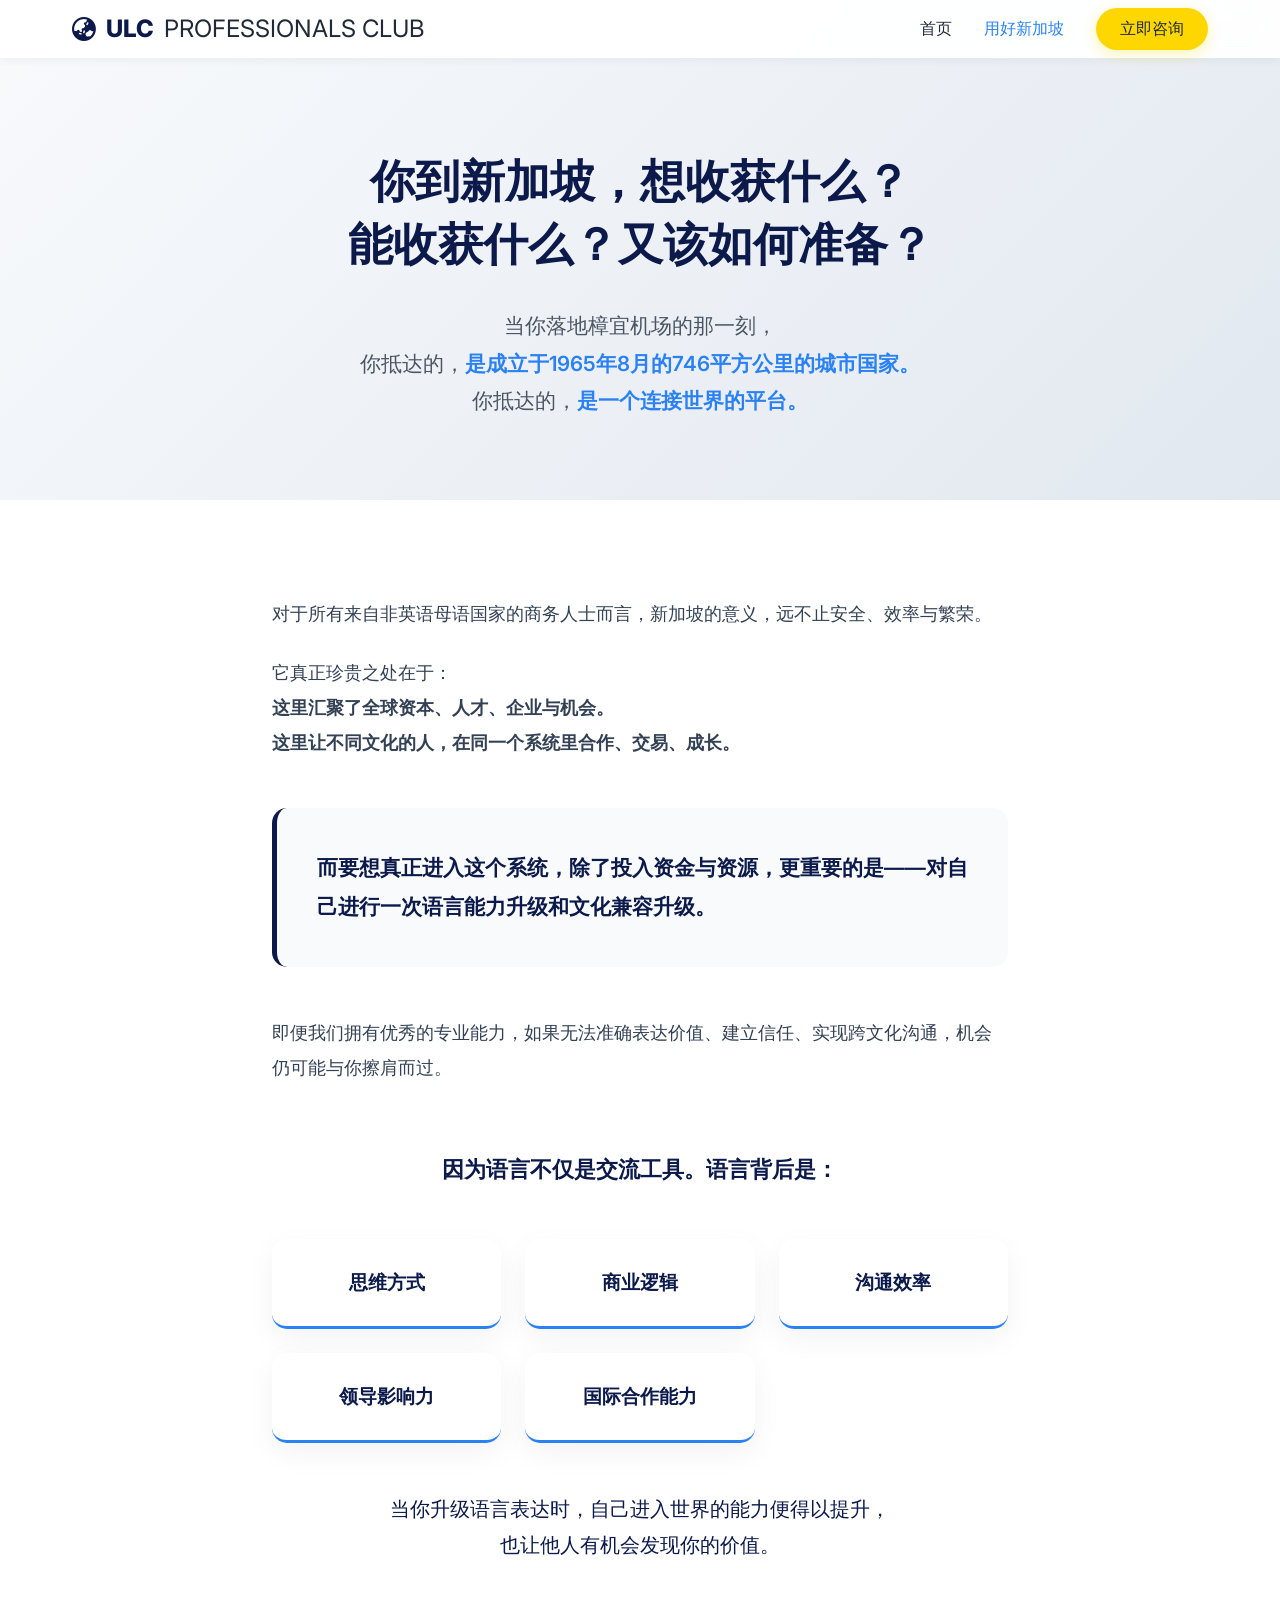
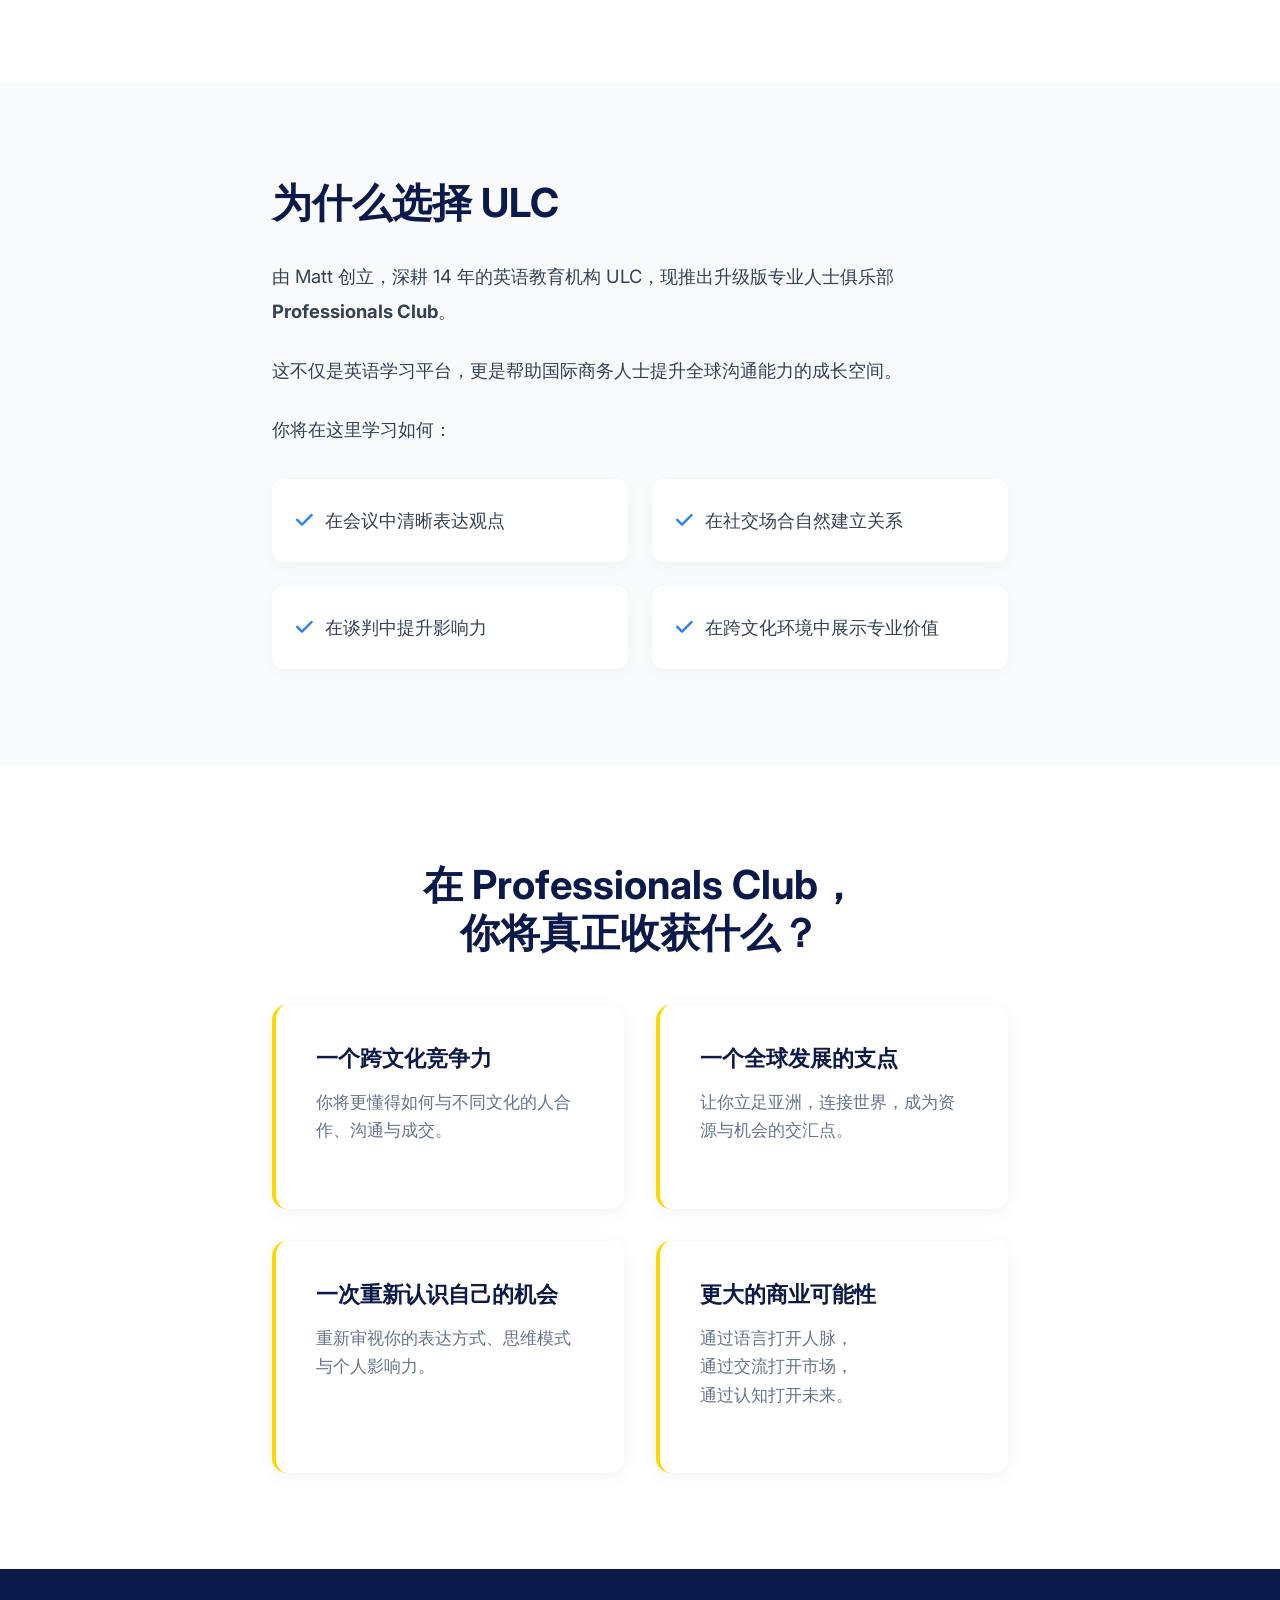
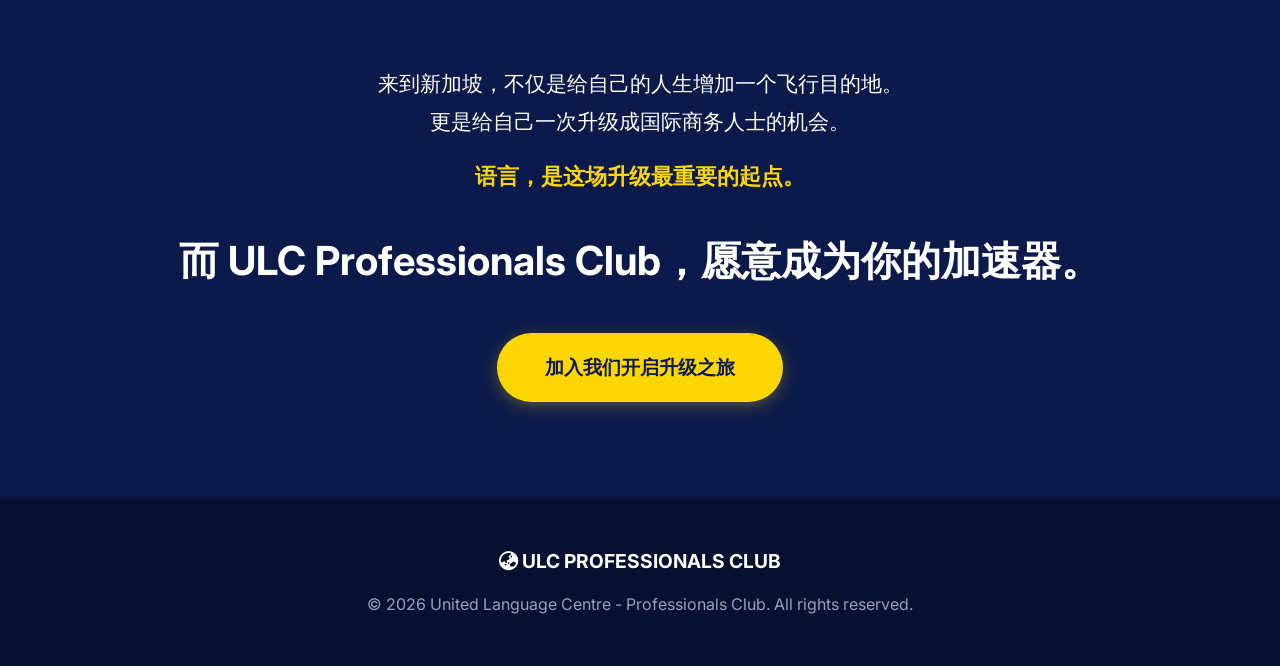
<file: about-zh.html>
<!DOCTYPE html>
<html lang="zh-SG">
<head>
    <meta charset="UTF-8">
    <meta name="viewport" content="width=device-width, initial-scale=1.0">
    <title>用好新加坡 | ULC Professionals Club</title>
    <link href="https://fonts.googleapis.com/css2?family=Inter:wght@300;400;500;600;700;800&display=swap" rel="stylesheet">
    <link rel="stylesheet" href="https://cdnjs.cloudflare.com/ajax/libs/font-awesome/6.4.0/css/all.min.css">
    <link rel="stylesheet" href="style.css">
    <style>
        .about-hero {
            padding: 150px 0 80px;
            background: linear-gradient(135deg, #f8fafc 0%, #e2e8f0 100%);
            text-align: center;
        }
        .about-hero h1 {
            color: var(--primary-color);
            font-size: 2.8rem;
            margin-bottom: 2rem;
            max-width: 900px;
            margin: 0 auto 2rem;
            line-height: 1.4;
        }
        .about-hero .lead-text {
            font-size: 1.3rem;
            color: #4b5563;
            max-width: 700px;
            margin: 0 auto;
            line-height: 1.8;
        }
        .text-highlight {
            color: var(--accent-blue);
            font-weight: 600;
        }
        .about-section {
            padding: 6rem 0;
            background: white;
        }
        .about-section.alt-bg {
            background: var(--bg-color);
        }
        .text-block {
            max-width: 800px;
            margin: 0 auto;
            font-size: 1.15rem;
            color: #334155;
            line-height: 1.9;
        }
        .text-block p {
            margin-bottom: 1.5rem;
        }
        
        /* The Language Matrix */
        .lang-matrix {
            display: grid;
            grid-template-columns: repeat(auto-fit, minmax(200px, 1fr));
            gap: 1.5rem;
            margin: 3rem 0;
            justify-content: center;
        }
        .matrix-item {
            background: white;
            padding: 2rem;
            border-radius: 15px;
            text-align: center;
            box-shadow: 0 10px 30px rgba(0,0,0,0.05);
            border-bottom: 3px solid var(--accent-blue);
            transition: var(--transition);
        }
        .matrix-item:hover {
            transform: translateY(-5px);
            box-shadow: 0 15px 40px rgba(11,26,74,0.1);
            border-color: var(--secondary-color);
        }
        .matrix-item h4 {
            color: var(--primary-color);
            font-size: 1.2rem;
        }
        
        /* The Harvest Grid */
        .harvest-grid {
            display: grid;
            grid-template-columns: repeat(auto-fit, minmax(350px, 1fr));
            gap: 2rem;
            margin-top: 3rem;
        }
        .harvest-card {
            background: white;
            padding: 2.5rem;
            border-radius: 15px;
            box-shadow: 0 4px 20px rgba(0,0,0,0.05);
            border-left: 4px solid var(--secondary-color);
            transition: var(--transition);
        }
        .harvest-card:hover {
            transform: translateX(5px);
            box-shadow: 0 8px 30px rgba(0,0,0,0.1);
        }
        .harvest-card h3 {
            color: var(--primary-color);
            margin-bottom: 1rem;
            font-size: 1.4rem;
        }
        .harvest-card p {
            color: #64748b;
            font-size: 1.05rem;
            line-height: 1.7;
        }

        .cta-final {
            text-align: center;
            padding: 6rem 0;
            background: var(--primary-color);
            color: white;
        }
        .cta-final h2 {
            color: white;
            margin-bottom: 1.5rem;
            font-size: 2.5rem;
        }
        .cta-final p {
            font-size: 1.3rem;
            color: #cbd5e1;
            max-width: 800px;
            margin: 0 auto 2rem;
            line-height: 1.8;
        }
        
        .check-list {
            list-style: none;
            margin-left: 0;
            margin-top: 2rem;
            display: grid;
            grid-template-columns: 1fr 1fr;
            gap: 1.5rem;
        }
        
        .check-list li {
            padding: 1.5rem;
            background: white;
            border-radius: 12px;
            box-shadow: 0 4px 15px rgba(0,0,0,0.03);
            font-weight: 500;
            display: flex;
            align-items: center;
        }
        
        .check-list li i {
            font-size: 1.2rem;
            margin-right: 12px;
        }
        
        @media (max-width: 768px) {
            .check-list {
                grid-template-columns: 1fr;
            }
            .about-hero h1 {
                font-size: 2rem;
            }
        }
    </style>
</head>
<body>
    <header id="header" class="scrolled">
        <div class="container nav-container">
            <a href="index-zh.html" class="logo">
                <i class="fa-solid fa-earth-asia"></i> ULC <span>PROFESSIONALS CLUB</span>
            </a>
            <ul class="nav-links" style="align-items: center;">
                <li><a href="index-zh.html">首页</a></li>
                <li><a href="about-zh.html" style="color: var(--accent-blue);">用好新加坡</a></li>
                <li><a href="https://wa.me/6587327804" target="_blank" class="btn btn-primary" style="padding: 0.5rem 1.5rem">立即咨询</a></li>
            </ul>
        </div>
    </header>

    <section class="about-hero">
        <div class="container">
            <h1>你到新加坡，想收获什么？<br>能收获什么？又该如何准备？</h1>
            <p class="lead-text">
                当你落地樟宜机场的那一刻，<br>
                你抵达的，<span class="text-highlight">是成立于1965年8月的746平方公里的城市国家。</span><br>
                你抵达的，<span class="text-highlight">是一个连接世界的平台。</span>
            </p>
        </div>
    </section>

    <section class="about-section">
        <div class="container text-block">
            <p>对于所有来自非英语母语国家的商务人士而言，新加坡的意义，远不止安全、效率与繁荣。</p>
            <p>它真正珍贵之处在于：<br>
            <strong>这里汇聚了全球资本、人才、企业与机会。</strong><br>
            <strong>这里让不同文化的人，在同一个系统里合作、交易、成长。</strong></p>
            
            <div style="background: var(--bg-color); padding: 2.5rem; border-radius: 15px; margin: 3rem 0; border-left: 5px solid var(--primary-color);">
                <p style="margin: 0; font-size: 1.3rem; font-weight: 600; color: var(--primary-color);">
                    而要想真正进入这个系统，除了投入资金与资源，更重要的是——对自己进行一次语言能力升级和文化兼容升级。
                </p>
            </div>

            <p>即便我们拥有优秀的专业能力，如果无法准确表达价值、建立信任、实现跨文化沟通，机会仍可能与你擦肩而过。</p>
            <p style="text-align: center; font-weight: bold; font-size: 1.4rem; margin-top: 4rem; color: var(--primary-color);">因为语言不仅是交流工具。语言背后是：</p>
            
            <div class="lang-matrix">
                <div class="matrix-item"><h4>思维方式</h4></div>
                <div class="matrix-item"><h4>商业逻辑</h4></div>
                <div class="matrix-item"><h4>沟通效率</h4></div>
                <div class="matrix-item"><h4>领导影响力</h4></div>
                <div class="matrix-item"><h4>国际合作能力</h4></div>
            </div>

            <p style="text-align: center; font-size: 1.25rem; color: var(--primary-color); margin-top: 3rem; font-weight: 500; line-height: 1.8;">
                当你升级语言表达时，自己进入世界的能力便得以提升，<br>
                也让他人有机会发现你的价值。
            </p>
        </div>
    </section>

    <section class="about-section alt-bg">
        <div class="container text-block">
            <h2 style="text-align: left; margin-bottom: 2rem;">为什么选择 ULC</h2>
            <p>由 Matt 创立，深耕 14 年的英语教育机构 ULC，现推出升级版专业人士俱乐部 <strong>Professionals Club</strong>。</p>
            <p>这不仅是英语学习平台，更是帮助国际商务人士提升全球沟通能力的成长空间。</p>
            <p>你将在这里学习如何：</p>
            <ul class="check-list">
                <li><i class="fa-solid fa-check text-highlight"></i> 在会议中清晰表达观点</li>
                <li><i class="fa-solid fa-check text-highlight"></i> 在社交场合自然建立关系</li>
                <li><i class="fa-solid fa-check text-highlight"></i> 在谈判中提升影响力</li>
                <li><i class="fa-solid fa-check text-highlight"></i> 在跨文化环境中展示专业价值</li>
            </ul>
        </div>
    </section>

    <section class="about-section">
        <div class="container text-block">
            <h2 style="margin-bottom: 1rem;">在 Professionals Club，<br>你将真正收获什么？</h2>
            
            <div class="harvest-grid">
                <div class="harvest-card">
                    <h3>一个跨文化竞争力</h3>
                    <p>你将更懂得如何与不同文化的人合作、沟通与成交。</p>
                </div>
                <div class="harvest-card">
                    <h3>一个全球发展的支点</h3>
                    <p>让你立足亚洲，连接世界，成为资源与机会的交汇点。</p>
                </div>
                <div class="harvest-card">
                    <h3>一次重新认识自己的机会</h3>
                    <p>重新审视你的表达方式、思维模式与个人影响力。</p>
                </div>
                <div class="harvest-card">
                    <h3>更大的商业可能性</h3>
                    <p>通过语言打开人脉，<br>通过交流打开市场，<br>通过认知打开未来。</p>
                </div>
            </div>
        </div>
    </section>

    <section class="cta-final">
        <div class="container">
            <p style="color: white; margin-bottom: 1rem; font-weight: 500;">来到新加坡，不仅是给自己的人生增加一个飞行目的地。<br>更是给自己一次升级成国际商务人士的机会。</p>
            <p style="color: var(--secondary-color); font-weight: bold; font-size: 1.4rem; margin-bottom: 2.5rem;">语言，是这场升级最重要的起点。</p>
            <h2>而 ULC Professionals Club，愿意成为你的加速器。</h2>
            <div style="margin-top: 3rem;">
                <a href="https://wa.me/6587327804" target="_blank" class="btn btn-primary" style="font-size: 1.2rem; padding: 1.2rem 3rem;">加入我们开启升级之旅</a>
            </div>
        </div>
    </section>

    <footer style="background: #061132; color: #94a3b8; padding: 3rem 0; text-align: center;">
        <div class="container">
            <div style="font-size: 1.2rem; font-weight: bold; color: white; margin-bottom: 1rem;">
                <i class="fa-solid fa-earth-asia"></i> ULC PROFESSIONALS CLUB
            </div>
            <p>&copy; 2026 United Language Centre - Professionals Club. All rights reserved.</p>
        </div>
    </footer>
</body>
</html>
</file>
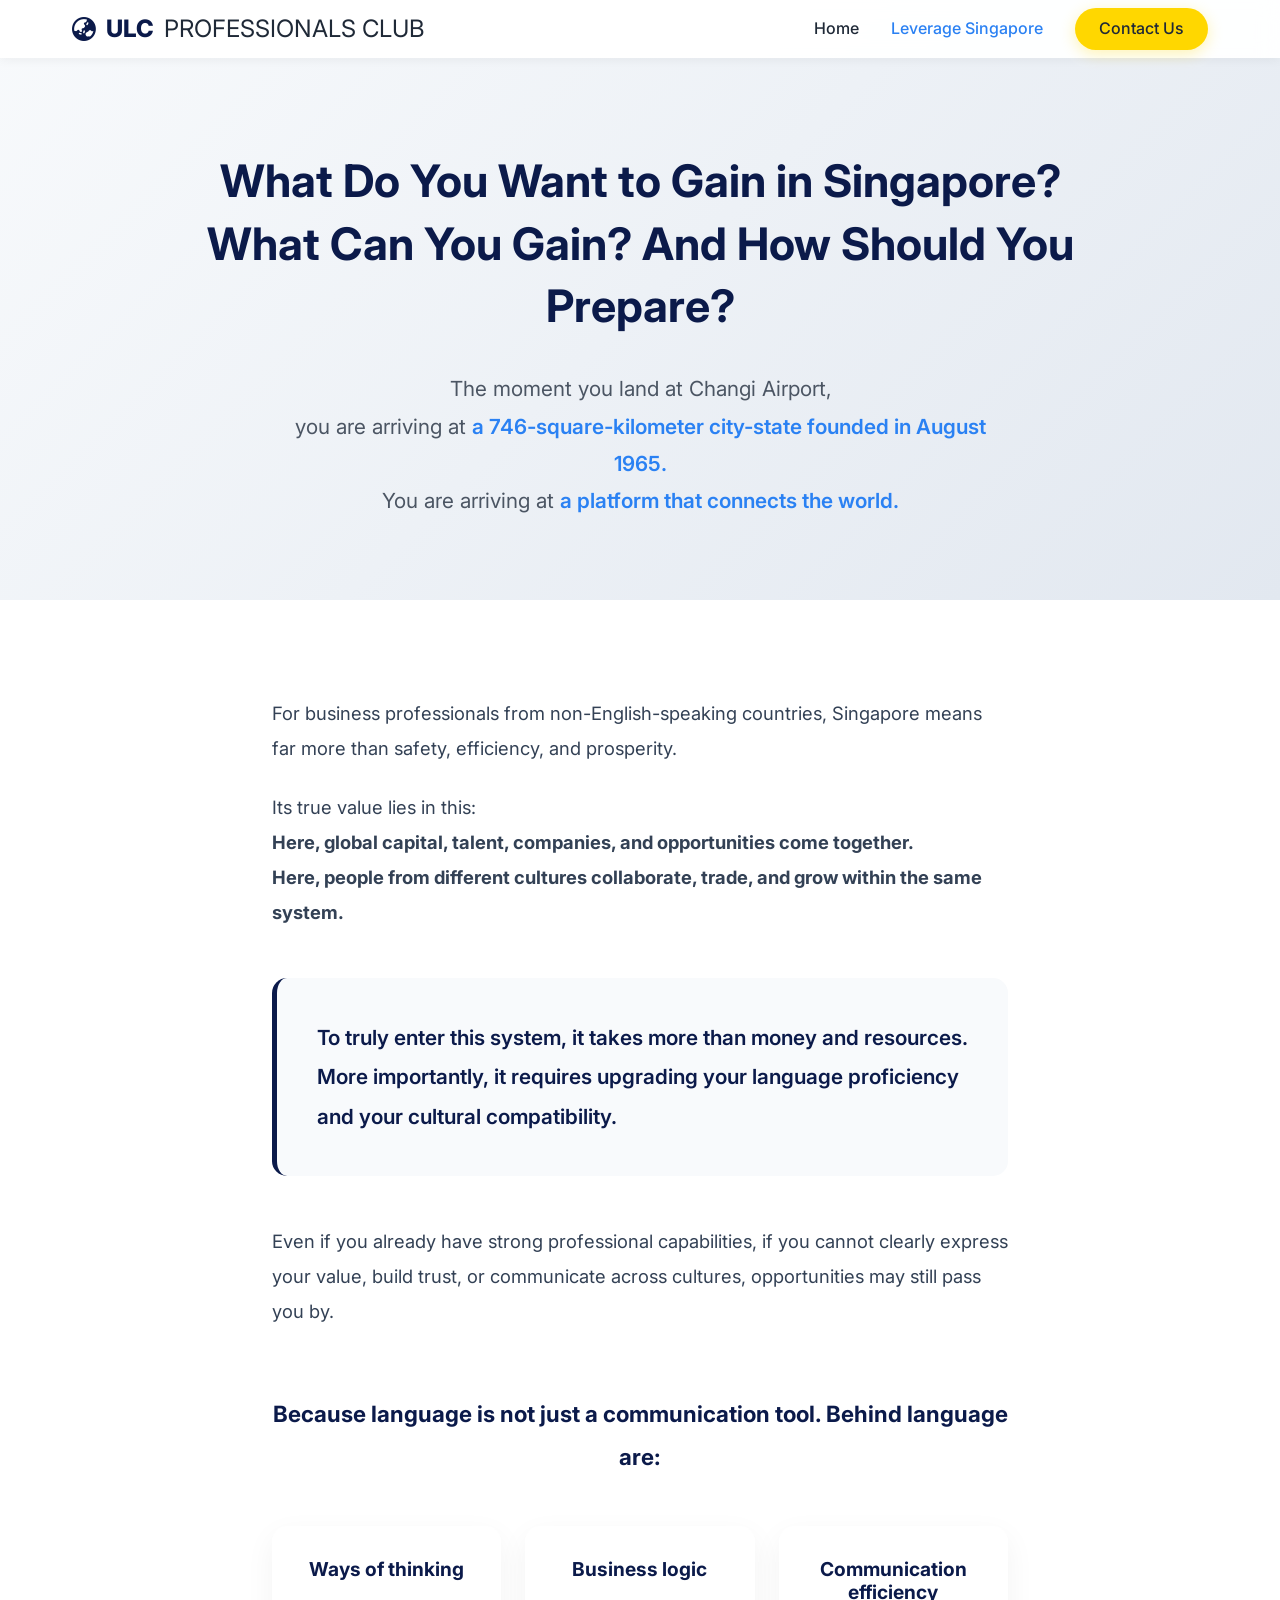
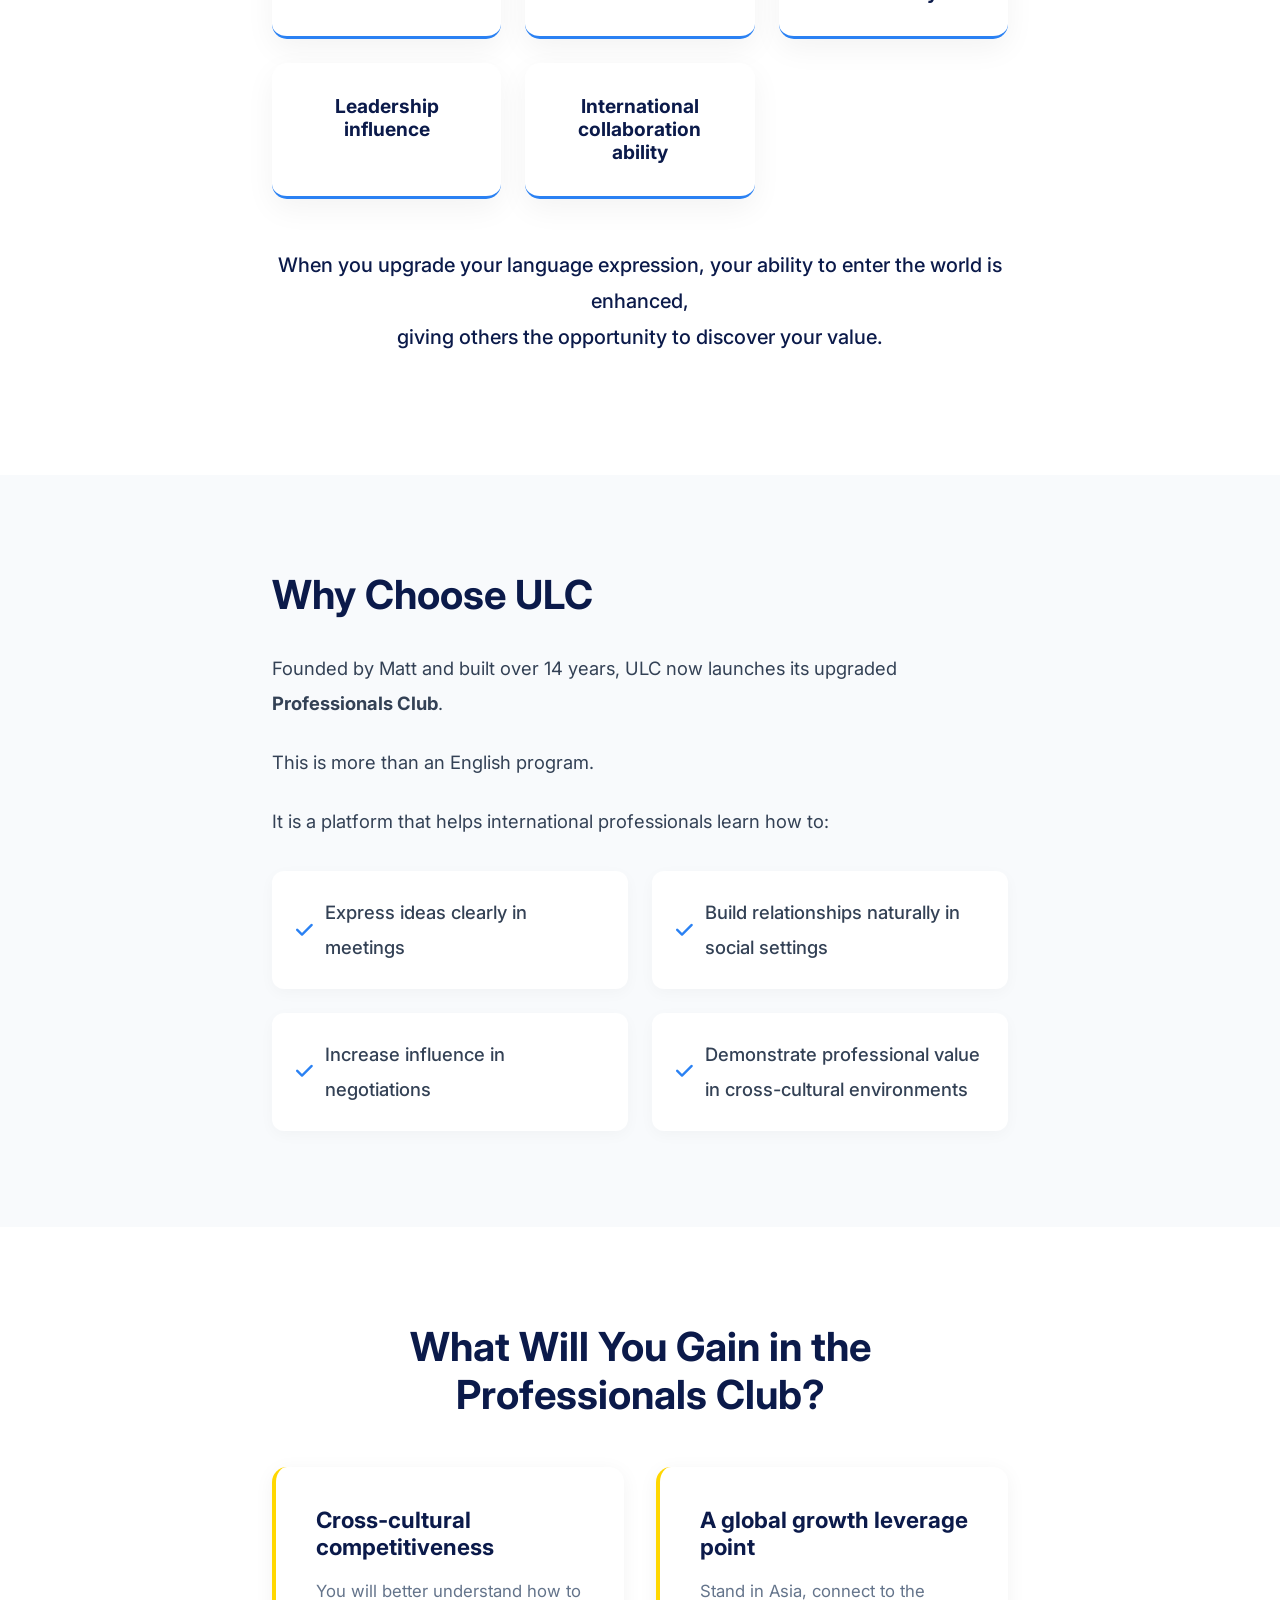
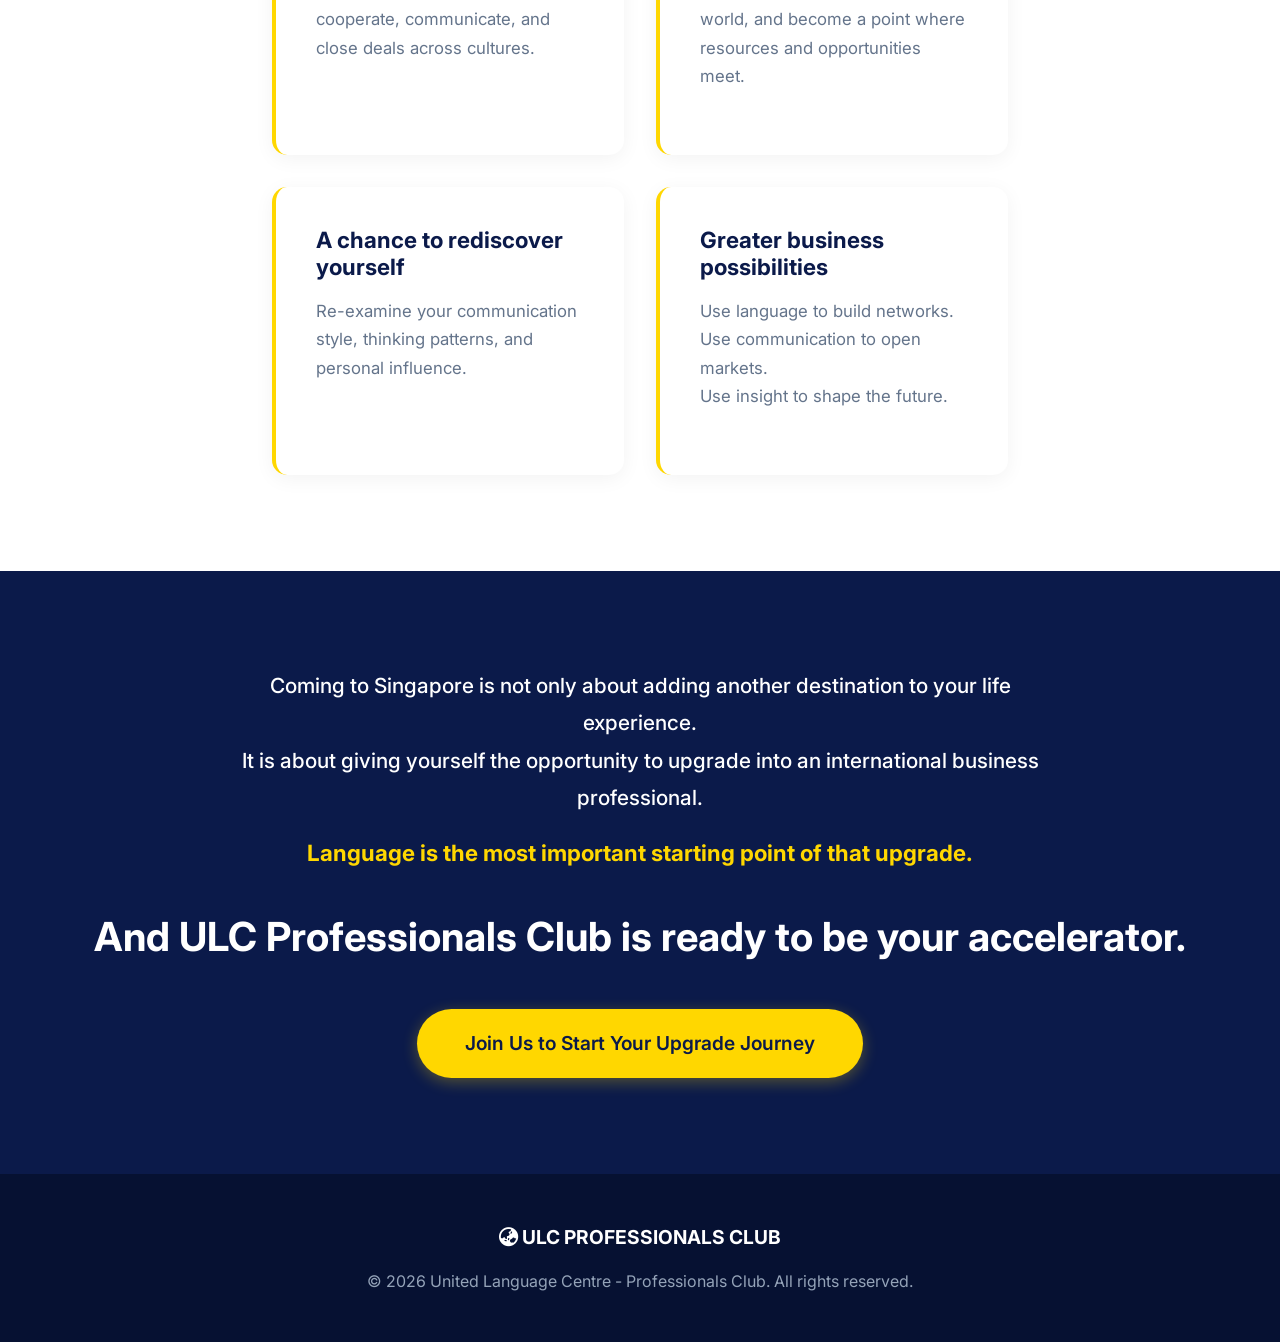
<file: about.html>
<!DOCTYPE html>
<html lang="en">
<head>
    <meta charset="UTF-8">
    <meta name="viewport" content="width=device-width, initial-scale=1.0">
    <title>Leverage Singapore | ULC Professionals Club</title>
    <link href="https://fonts.googleapis.com/css2?family=Inter:wght@300;400;500;600;700;800&display=swap" rel="stylesheet">
    <link rel="stylesheet" href="https://cdnjs.cloudflare.com/ajax/libs/font-awesome/6.4.0/css/all.min.css">
    <link rel="stylesheet" href="style.css">
    <style>
        .about-hero {
            padding: 150px 0 80px;
            background: linear-gradient(135deg, #f8fafc 0%, #e2e8f0 100%);
            text-align: center;
        }
        .about-hero h1 {
            color: var(--primary-color);
            font-size: 2.8rem;
            margin-bottom: 2rem;
            max-width: 900px;
            margin: 0 auto 2rem;
            line-height: 1.4;
        }
        .about-hero .lead-text {
            font-size: 1.3rem;
            color: #4b5563;
            max-width: 700px;
            margin: 0 auto;
            line-height: 1.8;
        }
        .text-highlight {
            color: var(--accent-blue);
            font-weight: 600;
        }
        .about-section {
            padding: 6rem 0;
            background: white;
        }
        .about-section.alt-bg {
            background: var(--bg-color);
        }
        .text-block {
            max-width: 800px;
            margin: 0 auto;
            font-size: 1.15rem;
            color: #334155;
            line-height: 1.9;
        }
        .text-block p {
            margin-bottom: 1.5rem;
        }
        
        .lang-matrix {
            display: grid;
            grid-template-columns: repeat(auto-fit, minmax(200px, 1fr));
            gap: 1.5rem;
            margin: 3rem 0;
            justify-content: center;
        }
        .matrix-item {
            background: white;
            padding: 2rem;
            border-radius: 15px;
            text-align: center;
            box-shadow: 0 10px 30px rgba(0,0,0,0.05);
            border-bottom: 3px solid var(--accent-blue);
            transition: var(--transition);
        }
        .matrix-item:hover {
            transform: translateY(-5px);
            box-shadow: 0 15px 40px rgba(11,26,74,0.1);
            border-color: var(--secondary-color);
        }
        .matrix-item h4 {
            color: var(--primary-color);
            font-size: 1.2rem;
        }
        
        .harvest-grid {
            display: grid;
            grid-template-columns: repeat(auto-fit, minmax(350px, 1fr));
            gap: 2rem;
            margin-top: 3rem;
        }
        .harvest-card {
            background: white;
            padding: 2.5rem;
            border-radius: 15px;
            box-shadow: 0 4px 20px rgba(0,0,0,0.05);
            border-left: 4px solid var(--secondary-color);
            transition: var(--transition);
        }
        .harvest-card:hover {
            transform: translateX(5px);
            box-shadow: 0 8px 30px rgba(0,0,0,0.1);
        }
        .harvest-card h3 {
            color: var(--primary-color);
            margin-bottom: 1rem;
            font-size: 1.4rem;
        }
        .harvest-card p {
            color: #64748b;
            font-size: 1.05rem;
            line-height: 1.7;
        }

        .cta-final {
            text-align: center;
            padding: 6rem 0;
            background: var(--primary-color);
            color: white;
        }
        .cta-final h2 {
            color: white;
            margin-bottom: 1.5rem;
            font-size: 2.5rem;
        }
        .cta-final p {
            font-size: 1.3rem;
            color: #cbd5e1;
            max-width: 800px;
            margin: 0 auto 2rem;
            line-height: 1.8;
        }
        
        .check-list {
            list-style: none;
            margin-left: 0;
            margin-top: 2rem;
            display: grid;
            grid-template-columns: 1fr 1fr;
            gap: 1.5rem;
        }
        
        .check-list li {
            padding: 1.5rem;
            background: white;
            border-radius: 12px;
            box-shadow: 0 4px 15px rgba(0,0,0,0.03);
            font-weight: 500;
            display: flex;
            align-items: center;
        }
        
        .check-list li i {
            font-size: 1.2rem;
            margin-right: 12px;
        }
        
        @media (max-width: 768px) {
            .check-list {
                grid-template-columns: 1fr;
            }
            .about-hero h1 {
                font-size: 2rem;
            }
        }
    </style>
</head>
<body>
    <header id="header" class="scrolled">
        <div class="container nav-container">
            <a href="index.html" class="logo">
                <i class="fa-solid fa-earth-asia"></i> ULC <span>PROFESSIONALS CLUB</span>
            </a>
            <ul class="nav-links" style="align-items: center;">
                <li><a href="index.html">Home</a></li>
                <li><a href="about.html" style="color: var(--accent-blue);">Leverage Singapore</a></li>
                <li><a href="https://wa.me/6587327804" target="_blank" class="btn btn-primary" style="padding: 0.5rem 1.5rem">Contact Us</a></li>
            </ul>
        </div>
    </header>

    <section class="about-hero">
        <div class="container">
            <h1>What Do You Want to Gain in Singapore?<br>What Can You Gain? And How Should You Prepare?</h1>
            <p class="lead-text">
                The moment you land at Changi Airport,<br>
                you are arriving at <span class="text-highlight">a 746-square-kilometer city-state founded in August 1965.</span><br>
                You are arriving at <span class="text-highlight">a platform that connects the world.</span>
            </p>
        </div>
    </section>

    <section class="about-section">
        <div class="container text-block">
            <p>For business professionals from non-English-speaking countries, Singapore means far more than safety, efficiency, and prosperity.</p>
            <p>Its true value lies in this:<br>
            <strong>Here, global capital, talent, companies, and opportunities come together.</strong><br>
            <strong>Here, people from different cultures collaborate, trade, and grow within the same system.</strong></p>
            
            <div style="background: var(--bg-color); padding: 2.5rem; border-radius: 15px; margin: 3rem 0; border-left: 5px solid var(--primary-color);">
                <p style="margin: 0; font-size: 1.3rem; font-weight: 600; color: var(--primary-color);">
                    To truly enter this system, it takes more than money and resources. More importantly, it requires upgrading your language proficiency and your cultural compatibility.
                </p>
            </div>

            <p>Even if you already have strong professional capabilities, if you cannot clearly express your value, build trust, or communicate across cultures, opportunities may still pass you by.</p>
            <p style="text-align: center; font-weight: bold; font-size: 1.4rem; margin-top: 4rem; color: var(--primary-color);">Because language is not just a communication tool. Behind language are:</p>
            
            <div class="lang-matrix">
                <div class="matrix-item"><h4>Ways of thinking</h4></div>
                <div class="matrix-item"><h4>Business logic</h4></div>
                <div class="matrix-item"><h4>Communication efficiency</h4></div>
                <div class="matrix-item"><h4>Leadership influence</h4></div>
                <div class="matrix-item"><h4>International collaboration ability</h4></div>
            </div>

            <p style="text-align: center; font-size: 1.25rem; color: var(--primary-color); margin-top: 3rem; font-weight: 500; line-height: 1.8;">
                When you upgrade your language expression, your ability to enter the world is enhanced,<br>
                giving others the opportunity to discover your value.
            </p>
        </div>
    </section>

    <section class="about-section alt-bg">
        <div class="container text-block">
            <h2 style="text-align: left; margin-bottom: 2rem;">Why Choose ULC</h2>
            <p>Founded by Matt and built over 14 years, ULC now launches its upgraded <strong>Professionals Club</strong>.</p>
            <p>This is more than an English program.</p>
            <p>It is a platform that helps international professionals learn how to:</p>
            <ul class="check-list">
                <li><i class="fa-solid fa-check text-highlight"></i> Express ideas clearly in meetings</li>
                <li><i class="fa-solid fa-check text-highlight"></i> Build relationships naturally in social settings</li>
                <li><i class="fa-solid fa-check text-highlight"></i> Increase influence in negotiations</li>
                <li><i class="fa-solid fa-check text-highlight"></i> Demonstrate professional value in cross-cultural environments</li>
            </ul>
        </div>
    </section>

    <section class="about-section">
        <div class="container text-block">
            <h2 style="margin-bottom: 1rem;">What Will You Gain in the<br>Professionals Club?</h2>
            
            <div class="harvest-grid">
                <div class="harvest-card">
                    <h3>Cross-cultural competitiveness</h3>
                    <p>You will better understand how to cooperate, communicate, and close deals across cultures.</p>
                </div>
                <div class="harvest-card">
                    <h3>A global growth leverage point</h3>
                    <p>Stand in Asia, connect to the world, and become a point where resources and opportunities meet.</p>
                </div>
                <div class="harvest-card">
                    <h3>A chance to rediscover yourself</h3>
                    <p>Re-examine your communication style, thinking patterns, and personal influence.</p>
                </div>
                <div class="harvest-card">
                    <h3>Greater business possibilities</h3>
                    <p>Use language to build networks.<br>Use communication to open markets.<br>Use insight to shape the future.</p>
                </div>
            </div>
        </div>
    </section>

    <section class="cta-final">
        <div class="container">
            <p style="color: white; margin-bottom: 1rem; font-weight: 500;">Coming to Singapore is not only about adding another destination to your life experience.<br>It is about giving yourself the opportunity to upgrade into an international business professional.</p>
            <p style="color: var(--secondary-color); font-weight: bold; font-size: 1.4rem; margin-bottom: 2.5rem;">Language is the most important starting point of that upgrade.</p>
            <h2>And ULC Professionals Club is ready to be your accelerator.</h2>
            <div style="margin-top: 3rem;">
                <a href="https://wa.me/6587327804" target="_blank" class="btn btn-primary" style="font-size: 1.2rem; padding: 1.2rem 3rem;">Join Us to Start Your Upgrade Journey</a>
            </div>
        </div>
    </section>

    <footer style="background: #061132; color: #94a3b8; padding: 3rem 0; text-align: center;">
        <div class="container">
            <div style="font-size: 1.2rem; font-weight: bold; color: white; margin-bottom: 1rem;">
                <i class="fa-solid fa-earth-asia"></i> ULC PROFESSIONALS CLUB
            </div>
            <p>&copy; 2026 United Language Centre - Professionals Club. All rights reserved.</p>
        </div>
    </footer>
</body>
</html>
</file>
<file: style.css>
:root {
  --primary-color: #0b1a4a; /* Royal Blue from poster */
  --secondary-color: #ffd700; /* Gold/Yellow from poster */
  --accent-blue: #2a81f3; /* Lighter vivid blue */
  --text-dark: #1f2937;
  --text-light: #f3f4f6;
  --bg-color: #f8fafc;
  --glass-bg: rgba(255, 255, 255, 0.85);
  --glass-border: rgba(255, 255, 255, 0.3);
  --glass-shadow: 0 8px 32px 0 rgba(11, 26, 74, 0.1);
  --transition: all 0.3s cubic-bezier(0.4, 0, 0.2, 1);
}

* {
  margin: 0;
  padding: 0;
  box-sizing: border-box;
  font-family: 'Inter', -apple-system, BlinkMacSystemFont, 'Segoe UI', Roboto, Helvetica, Arial, sans-serif;
}

body {
  background-color: var(--bg-color);
  color: var(--text-dark);
  line-height: 1.6;
  overflow-x: hidden;
}

/* Typography */
h1, h2, h3, h4 {
  font-weight: 700;
  line-height: 1.2;
}

h2 {
  font-size: 2.5rem;
  color: var(--primary-color);
  margin-bottom: 1.5rem;
  text-align: center;
}

h2 span {
  color: var(--accent-blue);
}

/* Utilities */
.container {
  max-width: 1200px;
  margin: 0 auto;
  padding: 0 2rem;
}

.btn {
  display: inline-block;
  padding: 1rem 2.5rem;
  border-radius: 50px;
  font-weight: 600;
  text-decoration: none;
  transition: var(--transition);
  cursor: pointer;
  border: none;
}

.btn-primary {
  background: var(--secondary-color);
  color: var(--primary-color);
  box-shadow: 0 4px 15px rgba(255, 215, 0, 0.3);
}

.btn-primary:hover {
  transform: translateY(-2px);
  box-shadow: 0 6px 20px rgba(255, 215, 0, 0.5);
  background: #ffea55;
}

.btn-outline {
  background: transparent;
  color: var(--primary-color);
  border: 2px solid var(--primary-color);
}

.btn-outline:hover {
  background: var(--primary-color);
  color: white;
}

.glass-card {
  background: var(--glass-bg);
  backdrop-filter: blur(10px);
  -webkit-backdrop-filter: blur(10px);
  border: 1px solid var(--glass-border);
  box-shadow: var(--glass-shadow);
  border-radius: 20px;
  padding: 2.5rem;
  transition: var(--transition);
}

.glass-card:hover {
  transform: translateY(-5px);
  box-shadow: 0 12px 40px 0 rgba(11, 26, 74, 0.15);
}

/* Header & Nav */
header {
  position: fixed;
  top: 0;
  width: 100%;
  z-index: 1000;
  transition: var(--transition);
  padding: 1rem 0;
}

header.scrolled {
  background: rgba(255, 255, 255, 0.95);
  backdrop-filter: blur(10px);
  box-shadow: 0 2px 10px rgba(0,0,0,0.05);
  padding: 0.5rem 0;
}

.nav-container {
  display: flex;
  justify-content: space-between;
  align-items: center;
}

.logo {
  display: flex;
  align-items: center;
  gap: 10px;
  font-size: 1.5rem;
  font-weight: 800;
  color: var(--primary-color);
  text-decoration: none;
}

.logo span {
  font-weight: 400;
  color: var(--text-dark);
}

.nav-links {
  display: flex;
  gap: 2rem;
  list-style: none;
}

.nav-links a {
  text-decoration: none;
  color: var(--text-dark);
  font-weight: 500;
  transition: var(--transition);
}

.nav-links a:hover {
  color: var(--accent-blue);
}

html:not([lang="zh-SG"]) .zh-only-nav {
  display: none !important;
}

html[lang="zh-SG"] .non-zh-nav {
  display: none !important;
}

/* Language Selector */
.lang-selector {
  position: relative;
  display: inline-block;
}

.lang-btn {
  background: none;
  border: none;
  color: var(--text-dark);
  font-weight: 500;
  font-size: 1rem;
  cursor: pointer;
  display: flex;
  align-items: center;
  gap: 5px;
  transition: var(--transition);
}

.lang-btn:hover {
  color: var(--accent-blue);
}

.lang-dropdown {
  position: absolute;
  top: 150%;
  left: 50%;
  transform: translateX(-50%) translateY(10px);
  background: white;
  min-width: 120px;
  box-shadow: 0 10px 25px rgba(0,0,0,0.1);
  border-radius: 10px;
  opacity: 0;
  visibility: hidden;
  transition: var(--transition);
  z-index: 1000;
  display: flex;
  flex-direction: column;
  overflow: hidden;
}

.lang-selector:hover .lang-dropdown {
  opacity: 1;
  visibility: visible;
  transform: translateX(-50%) translateY(0);
}

.lang-dropdown a {
  padding: 10px 15px;
  color: var(--text-dark);
  text-decoration: none;
  font-size: 0.95rem;
  text-align: center;
  transition: var(--transition);
}

.lang-dropdown a:hover {
  background: var(--bg-color);
  color: var(--accent-blue);
}

/* Hero Section */
.hero {
  position: relative;
  min-height: 100vh;
  display: flex;
  align-items: center;
  padding-top: 80px;
  background: linear-gradient(135deg, var(--primary-color) 0%, rgba(11,26,74,0.85) 100%), url('./assets/hero_business.png') center/cover;
  color: white;
  overflow: hidden;
}

.hero-shapes {
  position: absolute;
  width: 100%;
  height: 100%;
  top: 0;
  left: 0;
  z-index: 0;
  overflow: hidden;
}

.shape {
  position: absolute;
  background: var(--secondary-color);
  border-radius: 50%;
  filter: blur(80px);
  opacity: 0.2;
}

.shape-1 { top: -10%; right: 10%; width: 400px; height: 400px; }
.shape-2 { bottom: -20%; left: -10%; width: 600px; height: 600px; background: var(--accent-blue); opacity: 0.3; }

.hero .container {
  position: relative;
  z-index: 1;
}

.hero-content {
  max-width: 800px;
  animation: fadeUp 1s ease-out;
}

@keyframes fadeUp {
  from { opacity: 0; transform: translateY(30px); }
  to { opacity: 1; transform: translateY(0); }
}

.hero h1 {
  font-size: 3.2rem;
  margin-bottom: 1rem;
  line-height: 1.2;
}

.hero .subtitle {
  font-size: 1.5rem;
  margin-bottom: 2rem;
  color: rgba(255,255,255,0.9);
  font-weight: 300;
}

.highlight-bg {
  background: var(--secondary-color);
  color: var(--primary-color);
  padding: 0 10px;
  border-radius: 4px;
  display: inline-block;
  white-space: nowrap;
}

.hero-stats {
  display: flex;
  gap: 3rem;
  margin-top: 3rem;
  border-top: 1px solid rgba(255,255,255,0.2);
  padding-top: 2rem;
}

.stat-item h4 {
  font-size: 2.5rem;
  color: var(--secondary-color);
}

.stat-item p {
  font-size: 0.9rem;
  text-transform: uppercase;
  letter-spacing: 1px;
}

/* Core Advantages Section */
.advantages {
  padding: 6rem 0;
  position: relative;
}

.advantages-grid {
  display: grid;
  grid-template-columns: repeat(auto-fit, minmax(280px, 1fr));
  gap: 2rem;
  margin-top: 3rem;
}

.adv-icon {
  width: 60px;
  height: 60px;
  background: rgba(42, 129, 243, 0.1);
  border-radius: 15px;
  display: flex;
  align-items: center;
  justify-content: center;
  font-size: 1.8rem;
  color: var(--accent-blue);
  margin-bottom: 1.5rem;
}

.glass-card h3 {
  font-size: 1.4rem;
  margin-bottom: 1rem;
  color: var(--primary-color);
}

.glass-card p {
  color: #4b5563;
  font-size: 0.95rem;
}

/* Split Section (Details & Outcomes) */
.details-outcomes {
  padding: 6rem 0;
  background: white;
}

.split-container {
  display: grid;
  grid-template-columns: 1fr 1fr;
  gap: 4rem;
  align-items: center; /* Changed from align-items: stretch to align-items: center */
}

.details-box {
  background: linear-gradient(135deg, #f8fafc 0%, #e2e8f0 100%);
  padding: 3rem;
  border-radius: 20px;
  box-shadow: 0 10px 30px rgba(0,0,0,0.05); /* Added inset-like feel */
}

.details-list {
  list-style: none;
  margin-top: 2rem;
}

.details-list li {
  margin-bottom: 1.5rem;
  display: flex;
  align-items: flex-start;
  gap: 15px;
  font-size: 1.1rem;
}

.details-list li i {
  color: var(--accent-blue);
  margin-top: 5px;
}

.outcomes-grid {
  display: grid;
  grid-template-columns: 1fr 1fr;
  gap: 2rem;
}

.outcome-item {
  text-align: center;
}

.outcome-icon {
  width: 70px;
  height: 70px;
  margin: 0 auto 1rem;
  background: var(--primary-color);
  color: white;
  border-radius: 50%;
  display: flex;
  align-items: center;
  justify-content: center;
  font-size: 1.8rem;
  transition: var(--transition);
}

.outcome-item:hover .outcome-icon {
  transform: scale(1.1);
  background: var(--secondary-color);
  color: var(--primary-color);
}

/* Target Audience / Scenarios */
.scenarios {
  padding: 6rem 0;
  background: #f1f5f9;
}

.scenario-tabs {
  display: flex;
  justify-content: center;
  gap: 1rem;
  margin-bottom: 3rem;
}

.tab-btn {
  padding: 1rem 2rem;
  font-size: 1.1rem;
  background: white;
  border: none;
  border-radius: 50px;
  cursor: pointer;
  font-weight: 600;
  color: #64748b;
  box-shadow: 0 4px 6px rgba(0,0,0,0.05);
  transition: var(--transition);
}

.tab-btn.active {
  background: var(--primary-color);
  color: white;
}

.tab-content {
  display: none;
  animation: fadeIn 0.5s ease;
}

.tab-content.active {
  display: block;
}

@keyframes fadeIn {
  from { opacity: 0; }
  to { opacity: 1; }
}

.scenario-list {
  background: white;
  padding: 3rem;
  border-radius: 20px;
  box-shadow: 0 10px 30px rgba(0,0,0,0.05);
  max-width: 800px;
  margin: 0 auto;
}

.scenario-list ul {
  list-style: none;
  display: grid;
  grid-template-columns: 1fr 1fr;
  gap: 1.5rem;
}
@media (max-width: 768px) {
    .scenario-list ul {
        grid-template-columns: 1fr;
    }
}


.scenario-list li {
  display: flex;
  align-items: center;
  gap: 10px;
  padding: 1rem;
  background: #f8fafc;
  border-radius: 10px;
  border-left: 4px solid var(--accent-blue);
}

.tab-content[id="advanced"] .scenario-list li {
  border-left-color: var(--secondary-color);
}


/* Beyond Classroom */
.beyond {
  padding: 6rem 0;
  background: linear-gradient(to right, rgba(255,255,255,0.9), rgba(255,255,255,0.9)), url('./assets/networking_event.png') center/cover fixed;
}

.beyond h2 { text-align: left; }

.beyond-features {
  margin-top: 3rem;
}

.beyond-feature {
  display: flex;
  align-items: center;
  gap: 20px;
  margin-bottom: 2rem;
  background: white;
  padding: 1.5rem;
  border-radius: 15px;
  box-shadow: 0 4px 20px rgba(0,0,0,0.08);
  transition: var(--transition);
}

.beyond-feature:hover {
  transform: translateX(10px);
}

.bf-icon {
  font-size: 2rem;
  color: var(--primary-color);
}

/* Pricing & CTA */
.pricing-cta {
  padding: 6rem 0;
  background: var(--primary-color);
  color: white;
  text-align: center;
}

.pricing-cta h2 {
  color: white;
}

.price-box {
  margin: 3rem auto;
  background: rgba(255,255,255,0.1);
  backdrop-filter: blur(10px);
  border: 1px solid rgba(255,255,255,0.2);
  padding: 3rem;
  border-radius: 20px;
  display: inline-block;
}

.price {
  font-size: 5rem;
  font-weight: 800;
  color: var(--secondary-color);
  line-height: 1;
}

.currency {
  font-size: 1.5rem;
  vertical-align: super;
}

.duration {
  font-size: 1.2rem;
  margin-top: 1rem;
  color: rgba(255,255,255,0.8);
}

/* Footer */
footer {
  background: #061132;
  color: #94a3b8;
  padding: 4rem 0 2rem;
  text-align: center;
}

.footer-content {
  display: flex;
  justify-content: space-between;
  align-items: center;
  border-bottom: 1px solid rgba(255,255,255,0.1);
  padding-bottom: 2rem;
  margin-bottom: 2rem;
}
@media (max-width: 768px) {
    .footer-content {
        flex-direction: column;
        gap: 2rem;
    }
}

.footer-logo {
  font-size: 1.5rem;
  font-weight: bold;
  color: white;
}

.social-links {
  display: flex;
  gap: 1rem;
}

.social-links a {
  color: white;
  background: rgba(255,255,255,0.1);
  width: 40px;
  height: 40px;
  display: flex;
  align-items: center;
  justify-content: center;
  border-radius: 50%;
  transition: var(--transition);
}

.social-links a:hover {
  background: var(--accent-blue);
}

/* Animations */
.animate-on-scroll {
  opacity: 0;
  transform: translateY(30px);
  transition: 0.8s ease-out;
}

.animate-on-scroll.is-visible {
  opacity: 1;
  transform: translateY(0);
}

/* Responsive */
@media (max-width: 992px) {
  .hero h1 { font-size: 3rem; }
  .split-container { grid-template-columns: 1fr; }
}

@media (max-width: 768px) {
  .hero-stats { flex-direction: column; gap: 1.5rem; }
  .nav-links { display: none; } /* Simplified for demo, normally add hamburger */
}

/* Entry Language Modal */
.entry-modal {
  position: fixed;
  top: 0;
  left: 0;
  width: 100%;
  height: 100%;
  background: rgba(11, 26, 74, 0.85);
  backdrop-filter: blur(8px);
  -webkit-backdrop-filter: blur(8px);
  z-index: 9999;
  display: flex; /* overridden by inline style if hidden */
  align-items: center;
  justify-content: center;
}

.entry-modal-content {
  background: white;
  padding: 3rem 2.5rem;
  border-radius: 20px;
  width: 90%;
  max-width: 500px;
  box-shadow: 0 25px 50px -12px rgba(0, 0, 0, 0.25);
  animation: modalScaleIn 0.4s cubic-bezier(0.16, 1, 0.3, 1);
}

@keyframes modalScaleIn {
  from { opacity: 0; transform: scale(0.95) translateY(10px); }
  to { opacity: 1; transform: scale(1) translateY(0); }
}

.entry-lang-grid {
  display: grid;
  grid-template-columns: 1fr 1fr;
  gap: 1rem;
}

.entry-lang-btn {
  display: flex;
  align-items: center;
  justify-content: center;
  padding: 1rem;
  background: #f8fafc;
  color: var(--text-dark);
  text-decoration: none;
  border-radius: 12px;
  border: 1px solid #e2e8f0;
  font-weight: 500;
  transition: var(--transition);
  text-align: center;
}

.entry-lang-btn:hover {
  background: rgba(42, 129, 243, 0.05);
  border-color: var(--accent-blue);
  color: var(--accent-blue);
  transform: translateY(-2px);
}

@media (max-width: 480px) {
  .entry-lang-grid {
    grid-template-columns: 1fr;
  }
}
</file>
